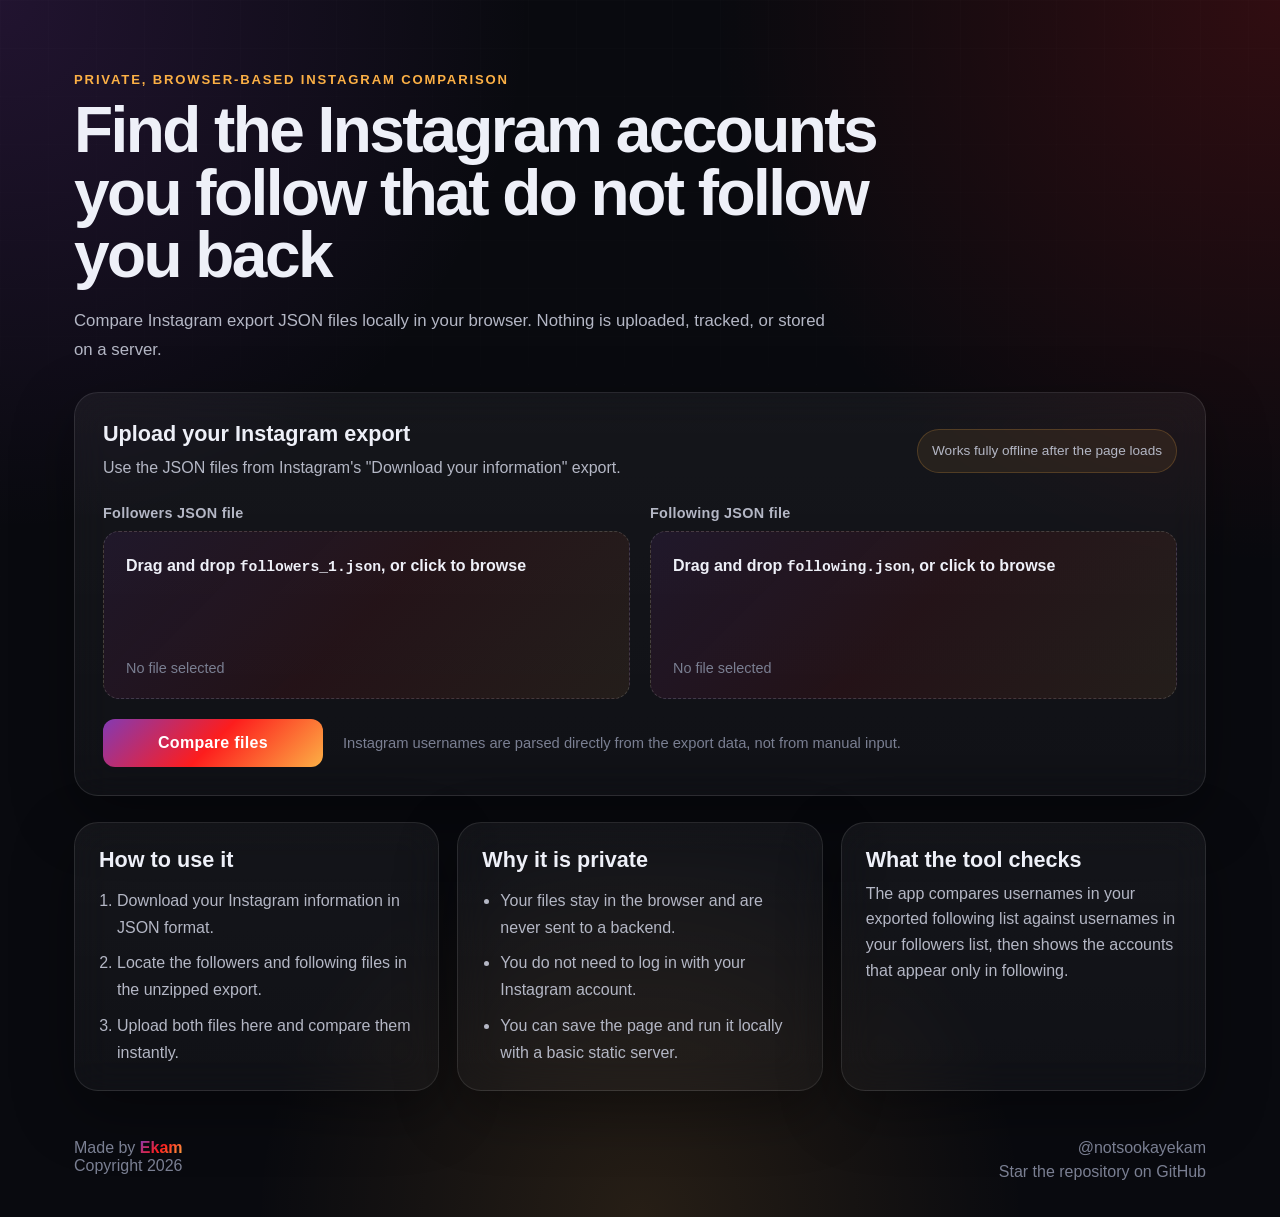
<file: index.html>
<!DOCTYPE html>
<html lang="en">
<head>
  <meta charset="UTF-8" />
  <meta name="viewport" content="width=device-width, initial-scale=1.0" />
  <title>Following Not Followers | Private Instagram Follower Checker</title>
  <meta
    name="description"
    content="Compare Instagram followers and following export files privately in your browser to find accounts that do not follow you back."
  />
  <meta
    name="keywords"
    content="instagram followers checker, following not followers, instagram export json, who doesn't follow me back"
  />
  <meta name="robots" content="index, follow" />
  <meta name="theme-color" content="#0a0a0f" />
  <link rel="canonical" href="https://following-not-followers.vercel.app/" />
  <meta property="og:type" content="website" />
  <meta property="og:title" content="Following Not Followers | Private Instagram Follower Checker" />
  <meta
    property="og:description"
    content="Upload Instagram export JSON files locally and instantly see which accounts you follow that do not follow you back."
  />
  <meta property="og:url" content="https://following-not-followers.vercel.app/" />
  <meta property="og:image" content="https://following-not-followers.vercel.app/favicon.png" />
  <meta name="twitter:card" content="summary" />
  <meta name="twitter:title" content="Following Not Followers | Private Instagram Follower Checker" />
  <meta
    name="twitter:description"
    content="A fast, private browser tool for comparing Instagram followers and following JSON exports."
  />
  <meta name="twitter:image" content="https://following-not-followers.vercel.app/favicon.png" />
  <link rel="icon" type="image/png" href="favicon.png" />
  <link rel="stylesheet" href="style.css" />
  <script type="application/ld+json">
    {
      "@context": "https://schema.org",
      "@type": "SoftwareApplication",
      "name": "Following Not Followers",
      "applicationCategory": "UtilityApplication",
      "operatingSystem": "Web",
      "url": "https://following-not-followers.vercel.app/",
      "description": "A browser-based tool that compares Instagram export files to find accounts you follow that do not follow you back.",
      "offers": {
        "@type": "Offer",
        "price": "0",
        "priceCurrency": "USD"
      },
      "featureList": [
        "Local JSON comparison",
        "No account login required",
        "Search and sort results",
        "Private browser-only processing"
      ]
    }
  </script>
  <script src="app.js" defer></script>
</head>
<body>
  <div class="page-shell">
    <header class="hero">
      <p class="eyebrow">Private, browser-based Instagram comparison</p>
      <h1>Find the Instagram accounts you follow that do not follow you back</h1>
      <p class="hero-copy">
        Compare Instagram export JSON files locally in your browser. Nothing is uploaded, tracked, or stored on a
        server.
      </p>
    </header>

    <main class="page-content">
      <section class="panel tool-panel" aria-labelledby="compareHeading">
        <div class="panel-heading">
          <div>
            <h2 id="compareHeading">Upload your Instagram export</h2>
            <p>Use the JSON files from Instagram's "Download your information" export.</p>
          </div>
          <p class="panel-badge">Works fully offline after the page loads</p>
        </div>

        <form id="compareForm" class="compare-form">
          <div class="file-grid">
            <div class="field-group">
              <label for="followersFile">Followers JSON file</label>
              <div class="drop-zone" id="followersDropZone" role="button" tabindex="0" aria-controls="followersFile">
                <span class="drop-zone__text drop-zone__text--desktop">Drag and drop <code>followers_1.json</code>, or click to browse</span>
                <span class="drop-zone__text drop-zone__text--mobile">Tap to choose <code>followers_1.json</code></span>
                <span class="drop-zone__meta" id="followersStatus">No file selected</span>
                <input type="file" id="followersFile" accept=".json,application/json" />
              </div>
            </div>

            <div class="field-group">
              <label for="followingFile">Following JSON file</label>
              <div class="drop-zone" id="followingDropZone" role="button" tabindex="0" aria-controls="followingFile">
                <span class="drop-zone__text drop-zone__text--desktop">Drag and drop <code>following.json</code>, or click to browse</span>
                <span class="drop-zone__text drop-zone__text--mobile">Tap to choose <code>following.json</code></span>
                <span class="drop-zone__meta" id="followingStatus">No file selected</span>
                <input type="file" id="followingFile" accept=".json,application/json" />
              </div>
            </div>
          </div>

          <div class="form-actions">
            <button id="compareBtn" type="submit">Compare files</button>
            <p class="help-text">Instagram usernames are parsed directly from the export data, not from manual input.</p>
          </div>
        </form>

        <div class="error-banner" id="errorBanner" role="alert" aria-live="polite" hidden></div>
      </section>

      <section class="panel results-panel" id="results" aria-labelledby="resultsHeading" hidden>
        <div class="results-header">
          <div>
            <h2 id="resultsHeading">Comparison results</h2>
            <p>Search, sort, and open profiles directly on Instagram.</p>
          </div>
          <div class="count-banner" id="countBanner" aria-live="polite"></div>
        </div>

        <div class="toolbar">
          <div class="search-wrapper">
            <label class="visually-hidden" for="searchBox">Search usernames</label>
            <span class="search-icon" aria-hidden="true">
              <svg width="16" height="16" viewBox="0 0 24 24" fill="none" stroke="currentColor" stroke-width="1.5" stroke-linecap="round" stroke-linejoin="round">
                <circle cx="11" cy="11" r="7" />
                <line x1="16.5" y1="16.5" x2="21" y2="21" />
              </svg>
            </span>
            <input
              type="search"
              class="search-box"
              id="searchBox"
              placeholder="Search usernames"
              autocomplete="off"
              spellcheck="false"
            />
          </div>

          <div class="dropdown-wrapper">
            <button class="toolbar-btn" id="sortBtn" type="button" aria-haspopup="true" aria-expanded="false">
              <span class="icon" aria-hidden="true">
                <svg width="16" height="16" viewBox="0 0 24 24" fill="none" stroke="currentColor" stroke-width="1.5" stroke-linecap="round" stroke-linejoin="round">
                  <line x1="4" y1="7" x2="20" y2="7" />
                  <line x1="4" y1="12" x2="16" y2="12" />
                  <line x1="4" y1="17" x2="12" y2="17" />
                </svg>
              </span>
              <span id="sortLabel">Username A to Z</span>
              <span class="chevron" aria-hidden="true">&#9662;</span>
            </button>
            <div class="dropdown-menu" id="sortMenu" aria-label="Sort results">
              <button class="dropdown-item selected" data-sort="username-asc" type="button" aria-pressed="true">
                <span class="check" aria-hidden="true">&#10003;</span>
                <span>Username A to Z</span>
              </button>
              <button class="dropdown-item" data-sort="username-desc" type="button" aria-pressed="false">
                <span class="check" aria-hidden="true"></span>
                <span>Username Z to A</span>
              </button>
              <div class="dropdown-divider"></div>
              <button class="dropdown-item" data-sort="date-newest" type="button" aria-pressed="false">
                <span class="check" aria-hidden="true"></span>
                <span>Follow date, newest first</span>
              </button>
              <button class="dropdown-item" data-sort="date-oldest" type="button" aria-pressed="false">
                <span class="check" aria-hidden="true"></span>
                <span>Follow date, oldest first</span>
              </button>
            </div>
          </div>
        </div>

        <p class="search-info" id="searchInfo" aria-live="polite"></p>
        <ul id="resultList" class="card-grid"></ul>
      </section>

      <section class="info-grid" aria-label="Helpful information">
        <article class="panel info-card">
          <h2>How to use it</h2>
          <ol class="info-list">
            <li>Download your Instagram information in JSON format.</li>
            <li>Locate the followers and following files in the unzipped export.</li>
            <li>Upload both files here and compare them instantly.</li>
          </ol>
        </article>

        <article class="panel info-card">
          <h2>Why it is private</h2>
          <ul class="info-list">
            <li>Your files stay in the browser and are never sent to a backend.</li>
            <li>You do not need to log in with your Instagram account.</li>
            <li>You can save the page and run it locally with a basic static server.</li>
          </ul>
        </article>

        <article class="panel info-card">
          <h2>What the tool checks</h2>
          <p>
            The app compares usernames in your exported following list against usernames in your followers list, then
            shows the accounts that appear only in following.
          </p>
        </article>
      </section>
    </main>

    <footer class="footer">
      <div>
        <p>Made by <span class="ig-handle">Ekam</span></p>
        <p>Copyright <span id="footerYear"></span></p>
      </div>
      <div class="footer-links">
        <a href="https://www.instagram.com/notsookayekam" target="_blank" rel="noopener noreferrer">@notsookayekam</a>
        <a href="https://github.com/Ekam-Bitt/following-not-followers" target="_blank" rel="noopener noreferrer">Star the repository on GitHub</a>
      </div>
    </footer>
  </div>
</body>
</html>
</file>
<file: style.css>
:root {
  --bg: #090a0f;
  --bg-elevated: rgba(255, 255, 255, 0.04);
  --bg-elevated-strong: rgba(255, 255, 255, 0.07);
  --border: rgba(255, 255, 255, 0.1);
  --border-strong: rgba(255, 255, 255, 0.16);
  --text: #eef0f8;
  --text-muted: #b4b7c5;
  --text-soft: #7a7f92;
  --accent-1: #833ab4;
  --accent-2: #fd1d1d;
  --accent-3: #fcb045;
  --success-1: #059669;
  --success-2: #10b981;
  --danger-bg: rgba(239, 68, 68, 0.16);
  --danger-border: rgba(248, 113, 113, 0.3);
  --danger-text: #fecaca;
  --shadow: 0 20px 60px rgba(0, 0, 0, 0.35);
  --radius-lg: 24px;
  --radius-md: 16px;
  --radius-sm: 12px;
  --content-width: 1180px;
  --surface-gradient: linear-gradient(135deg, rgba(131, 58, 180, 0.12), rgba(253, 29, 29, 0.08), rgba(252, 176, 69, 0.08));
  font-synthesis-weight: none;
}

*,
*::before,
*::after {
  box-sizing: border-box;
}

html {
  scroll-behavior: smooth;
}

body {
  margin: 0;
  min-height: 100vh;
  font-family: Inter, "Segoe UI", -apple-system, BlinkMacSystemFont, sans-serif;
  color: var(--text);
  background:
    radial-gradient(circle at top left, rgba(131, 58, 180, 0.2), transparent 30%),
    radial-gradient(circle at top right, rgba(253, 29, 29, 0.16), transparent 32%),
    radial-gradient(circle at bottom center, rgba(252, 176, 69, 0.12), transparent 28%),
    var(--bg);
}

a {
  color: inherit;
}

button,
input {
  font: inherit;
}

code {
  font-family: "SFMono-Regular", SFMono-Regular, Consolas, "Liberation Mono", Menlo, monospace;
  font-size: 0.92em;
}

.visually-hidden {
  position: absolute;
  width: 1px;
  height: 1px;
  padding: 0;
  margin: -1px;
  overflow: hidden;
  clip: rect(0, 0, 0, 0);
  white-space: nowrap;
  border: 0;
}

.page-shell {
  min-height: 100vh;
  position: relative;
}

.page-shell::before {
  content: "";
  position: fixed;
  inset: 0;
  pointer-events: none;
  background-image:
    linear-gradient(rgba(255, 255, 255, 0.02) 1px, transparent 1px),
    linear-gradient(90deg, rgba(255, 255, 255, 0.02) 1px, transparent 1px);
  background-size: 48px 48px;
  mask-image: linear-gradient(to bottom, rgba(0, 0, 0, 0.55), transparent 90%);
}

.hero,
.page-content,
.footer {
  position: relative;
  z-index: 1;
}

.hero {
  max-width: var(--content-width);
  margin: 0 auto;
  padding: 72px 24px 28px;
}

.eyebrow {
  margin: 0 0 12px;
  color: var(--accent-3);
  font-size: 0.82rem;
  font-weight: 700;
  letter-spacing: 0.14em;
  text-transform: uppercase;
}

.hero h1 {
  margin: 0;
  max-width: 900px;
  font-size: clamp(2.5rem, 5vw, 4.75rem);
  line-height: 0.98;
  letter-spacing: -0.04em;
}

.hero-copy {
  margin: 20px 0 0;
  max-width: 760px;
  color: var(--text-muted);
  font-size: 1.05rem;
  line-height: 1.7;
}

.page-content {
  max-width: var(--content-width);
  margin: 0 auto;
  padding: 0 24px 48px;
}

.panel {
  border: 1px solid var(--border);
  border-radius: var(--radius-lg);
  background: linear-gradient(180deg, rgba(255, 255, 255, 0.05), rgba(255, 255, 255, 0.03));
  box-shadow: var(--shadow);
  backdrop-filter: blur(18px);
}

.tool-panel,
.results-panel {
  padding: 28px;
}

.panel-heading,
.results-header {
  display: flex;
  gap: 16px;
  align-items: flex-start;
  justify-content: space-between;
  margin-bottom: 24px;
}

.panel-heading h2,
.results-header h2,
.info-card h2 {
  margin: 0;
  font-size: 1.35rem;
}

.panel-heading p,
.results-header p,
.info-card p {
  margin: 8px 0 0;
  color: var(--text-muted);
  line-height: 1.6;
}

.panel-badge {
  margin: 0;
  padding: 10px 14px;
  border: 1px solid rgba(252, 176, 69, 0.2);
  border-radius: 999px;
  color: var(--accent-3);
  background: rgba(252, 176, 69, 0.08);
  font-size: 0.85rem;
  white-space: nowrap;
}

.compare-form {
  display: grid;
  gap: 20px;
}

.file-grid {
  display: grid;
  grid-template-columns: repeat(2, minmax(0, 1fr));
  gap: 20px;
}

.field-group label {
  display: block;
  margin-bottom: 10px;
  color: var(--text-muted);
  font-size: 0.9rem;
  font-weight: 600;
  letter-spacing: 0.02em;
}

.drop-zone {
  min-height: 168px;
  padding: 22px;
  border: 1px dashed var(--border-strong);
  border-radius: var(--radius-md);
  background: var(--surface-gradient);
  display: flex;
  flex-direction: column;
  justify-content: space-between;
  gap: 14px;
  cursor: pointer;
  transition:
    transform 0.2s ease,
    border-color 0.2s ease,
    background 0.2s ease,
    box-shadow 0.2s ease;
}

.drop-zone:hover,
.drop-zone:focus-visible {
  border-color: rgba(131, 58, 180, 0.55);
  transform: translateY(-2px);
  outline: none;
  box-shadow: 0 14px 36px rgba(131, 58, 180, 0.15);
}

.drop-zone.drag-over,
.drop-zone.has-file {
  border-color: rgba(252, 176, 69, 0.52);
  background: linear-gradient(135deg, rgba(131, 58, 180, 0.16), rgba(253, 29, 29, 0.1), rgba(252, 176, 69, 0.14));
}

.drop-zone input[type="file"] {
  display: none;
}

.drop-zone__text {
  color: var(--text);
  font-weight: 600;
  line-height: 1.5;
}

.drop-zone__text--mobile {
  display: none;
}

.drop-zone__meta {
  color: var(--text-soft);
  font-size: 0.9rem;
}

.drop-zone.has-file .drop-zone__meta {
  color: #ffe3a7;
}

.form-actions {
  display: flex;
  flex-wrap: wrap;
  gap: 12px 20px;
  align-items: center;
}

#compareBtn {
  min-width: 220px;
  padding: 15px 22px;
  border: 0;
  border-radius: var(--radius-sm);
  background: linear-gradient(135deg, var(--accent-1), var(--accent-2), var(--accent-3));
  color: #fff;
  font-weight: 800;
  letter-spacing: 0.02em;
  cursor: pointer;
  transition: transform 0.2s ease, box-shadow 0.2s ease, opacity 0.2s ease;
}

#compareBtn:hover:not(:disabled),
#compareBtn:focus-visible:not(:disabled) {
  transform: translateY(-1px);
  outline: none;
  box-shadow: 0 16px 34px rgba(131, 58, 180, 0.24);
}

#compareBtn:disabled {
  opacity: 0.55;
  cursor: progress;
}

.help-text {
  margin: 0;
  color: var(--text-soft);
  font-size: 0.92rem;
}

.error-banner {
  margin-top: 18px;
  padding: 14px 16px;
  border: 1px solid var(--danger-border);
  border-radius: var(--radius-sm);
  color: var(--danger-text);
  background: var(--danger-bg);
  line-height: 1.5;
}

.results-panel {
  margin-top: 26px;
}

.count-banner {
  min-width: 280px;
  padding: 16px 18px;
  border-radius: var(--radius-md);
  background: linear-gradient(135deg, var(--accent-1), var(--accent-2), var(--accent-3));
  color: #fff;
  text-align: center;
  font-size: 1rem;
  font-weight: 700;
  line-height: 1.4;
}

.toolbar {
  display: flex;
  gap: 12px;
  align-items: stretch;
  margin-bottom: 10px;
}

.search-wrapper,
.dropdown-wrapper {
  position: relative;
}

.search-wrapper {
  flex: 1;
}

.search-icon {
  position: absolute;
  left: 14px;
  top: 50%;
  transform: translateY(-50%);
  color: var(--text-soft);
  display: flex;
  pointer-events: none;
}

.search-box,
.toolbar-btn {
  width: 100%;
  min-height: 48px;
  border: 1px solid var(--border);
  border-radius: var(--radius-sm);
  background: var(--bg-elevated);
  color: var(--text);
}

.search-box {
  padding: 12px 16px 12px 42px;
}

.search-box::placeholder {
  color: var(--text-soft);
}

.search-box:focus,
.toolbar-btn:focus-visible,
.visit-btn:focus-visible {
  outline: 2px solid rgba(252, 176, 69, 0.55);
  outline-offset: 2px;
}

.toolbar-btn {
  min-width: 240px;
  padding: 12px 16px;
  display: inline-flex;
  align-items: center;
  justify-content: center;
  gap: 8px;
  cursor: pointer;
  color: var(--text-muted);
  font-weight: 600;
  transition: border-color 0.2s ease, background 0.2s ease, color 0.2s ease;
}

.toolbar-btn:hover,
.toolbar-btn[aria-expanded="true"] {
  border-color: rgba(131, 58, 180, 0.48);
  background: var(--bg-elevated-strong);
  color: var(--text);
}

.chevron {
  font-size: 0.72rem;
  transition: transform 0.2s ease;
}

.toolbar-btn[aria-expanded="true"] .chevron {
  transform: rotate(180deg);
}

.dropdown-menu {
  position: absolute;
  top: calc(100% + 8px);
  right: 0;
  min-width: 260px;
  padding: 8px;
  border: 1px solid var(--border);
  border-radius: var(--radius-md);
  background: #161821;
  box-shadow: 0 24px 50px rgba(0, 0, 0, 0.42);
  opacity: 0;
  visibility: hidden;
  transform: translateY(-6px);
  transition: opacity 0.18s ease, visibility 0.18s ease, transform 0.18s ease;
  z-index: 5;
}

.dropdown-menu.show {
  opacity: 1;
  visibility: visible;
  transform: translateY(0);
}

.dropdown-item {
  width: 100%;
  border: 0;
  background: transparent;
  color: var(--text-muted);
  text-align: left;
  padding: 11px 12px;
  border-radius: 10px;
  display: flex;
  gap: 10px;
  align-items: center;
  cursor: pointer;
  transition: background 0.15s ease, color 0.15s ease;
}

.dropdown-item:hover,
.dropdown-item[aria-pressed="true"] {
  background: rgba(131, 58, 180, 0.12);
  color: var(--text);
}

.check {
  width: 16px;
  text-align: center;
  color: var(--accent-3);
}

.dropdown-divider {
  height: 1px;
  margin: 6px 8px;
  background: rgba(255, 255, 255, 0.08);
}

.search-info {
  min-height: 1.4em;
  margin: 0 0 14px;
  color: var(--text-soft);
  font-size: 0.9rem;
}

.card-grid {
  list-style: none;
  display: grid;
  grid-template-columns: repeat(auto-fill, minmax(260px, 1fr));
  gap: 16px;
  margin: 0;
  padding: 0;
}

.profile-card,
.empty-state {
  border: 1px solid var(--border);
  border-radius: var(--radius-md);
  background: linear-gradient(180deg, rgba(255, 255, 255, 0.05), rgba(255, 255, 255, 0.035));
}

.profile-card {
  padding: 22px;
  transition: transform 0.22s ease, border-color 0.22s ease, box-shadow 0.22s ease;
}

.profile-card:hover {
  transform: translateY(-3px);
  border-color: rgba(131, 58, 180, 0.36);
  box-shadow: 0 18px 40px rgba(131, 58, 180, 0.14);
}

.card-top {
  display: flex;
  align-items: center;
  gap: 14px;
  margin-bottom: 14px;
}

.avatar-ring {
  width: 58px;
  height: 58px;
  padding: 3px;
  border-radius: 50%;
  background: linear-gradient(135deg, var(--accent-1), var(--accent-2), var(--accent-3));
  flex-shrink: 0;
}

.avatar {
  width: 100%;
  height: 100%;
  border-radius: 50%;
  display: grid;
  place-items: center;
  border: 2px solid var(--bg);
  color: #fff;
  font-size: 1.2rem;
  font-weight: 800;
}

.username {
  display: block;
  font-size: 1rem;
  font-weight: 700;
  color: var(--text);
  overflow: hidden;
  text-overflow: ellipsis;
  white-space: nowrap;
}

.user-info {
  min-width: 0;
  flex: 1;
}

.follow-date {
  margin: 0 0 14px;
  color: var(--text-soft);
  font-size: 0.82rem;
}

.visit-btn {
  display: inline-flex;
  align-items: center;
  justify-content: center;
  gap: 8px;
  width: 100%;
  min-height: 44px;
  padding: 10px 14px;
  border: 1px solid var(--border);
  border-radius: 10px;
  background: rgba(255, 255, 255, 0.05);
  color: var(--text);
  text-decoration: none;
  font-weight: 600;
  transition: background 0.2s ease, border-color 0.2s ease, transform 0.2s ease;
}

.visit-btn:hover {
  transform: translateY(-1px);
  border-color: rgba(252, 176, 69, 0.35);
  background: linear-gradient(135deg, rgba(131, 58, 180, 0.18), rgba(253, 29, 29, 0.12));
}

.arrow {
  font-size: 1rem;
}

.empty-state {
  grid-column: 1 / -1;
  padding: 36px 24px;
  text-align: center;
  color: var(--text-soft);
}

.info-grid {
  display: grid;
  grid-template-columns: repeat(3, minmax(0, 1fr));
  gap: 18px;
  margin-top: 26px;
}

.info-card {
  padding: 24px;
}

.info-list {
  margin: 14px 0 0;
  padding-left: 18px;
  color: var(--text-muted);
  line-height: 1.7;
}

.info-list li + li {
  margin-top: 8px;
}

.footer {
  max-width: var(--content-width);
  margin: 0 auto;
  padding: 0 24px 36px;
  display: flex;
  justify-content: space-between;
  gap: 16px;
  color: var(--text-soft);
}

.footer p {
  margin: 0;
}

.footer-links {
  display: flex;
  flex-direction: column;
  align-items: flex-end;
  gap: 6px;
}

.footer a {
  text-decoration: none;
  transition: color 0.2s ease;
}

.footer a:hover {
  color: var(--text);
}

.ig-handle {
  background: linear-gradient(135deg, var(--accent-1), var(--accent-2), var(--accent-3));
  -webkit-background-clip: text;
  -webkit-text-fill-color: transparent;
  background-clip: text;
  font-weight: 700;
}

[hidden] {
  display: none !important;
}

@media (max-width: 960px) {
  .hero {
    padding-top: 56px;
  }

  .file-grid,
  .info-grid {
    grid-template-columns: 1fr;
  }

  .panel-heading,
  .results-header,
  .footer {
    flex-direction: column;
  }

  .count-banner,
  .panel-badge {
    min-width: 0;
  }

  .footer-links {
    align-items: flex-start;
  }
}

@media (max-width: 720px) {
  .hero,
  .page-content,
  .footer {
    padding-left: 18px;
    padding-right: 18px;
  }

  .tool-panel,
  .results-panel,
  .info-card {
    padding: 20px;
  }

  .drop-zone {
    min-height: 132px;
    padding: 18px;
  }

  .drop-zone__text--desktop {
    display: none;
  }

  .drop-zone__text--mobile {
    display: block;
  }

  .toolbar {
    flex-direction: column;
  }

  .toolbar-btn {
    min-width: 0;
  }

  .dropdown-menu {
    left: 0;
    right: 0;
    min-width: 0;
  }
}
</file>
